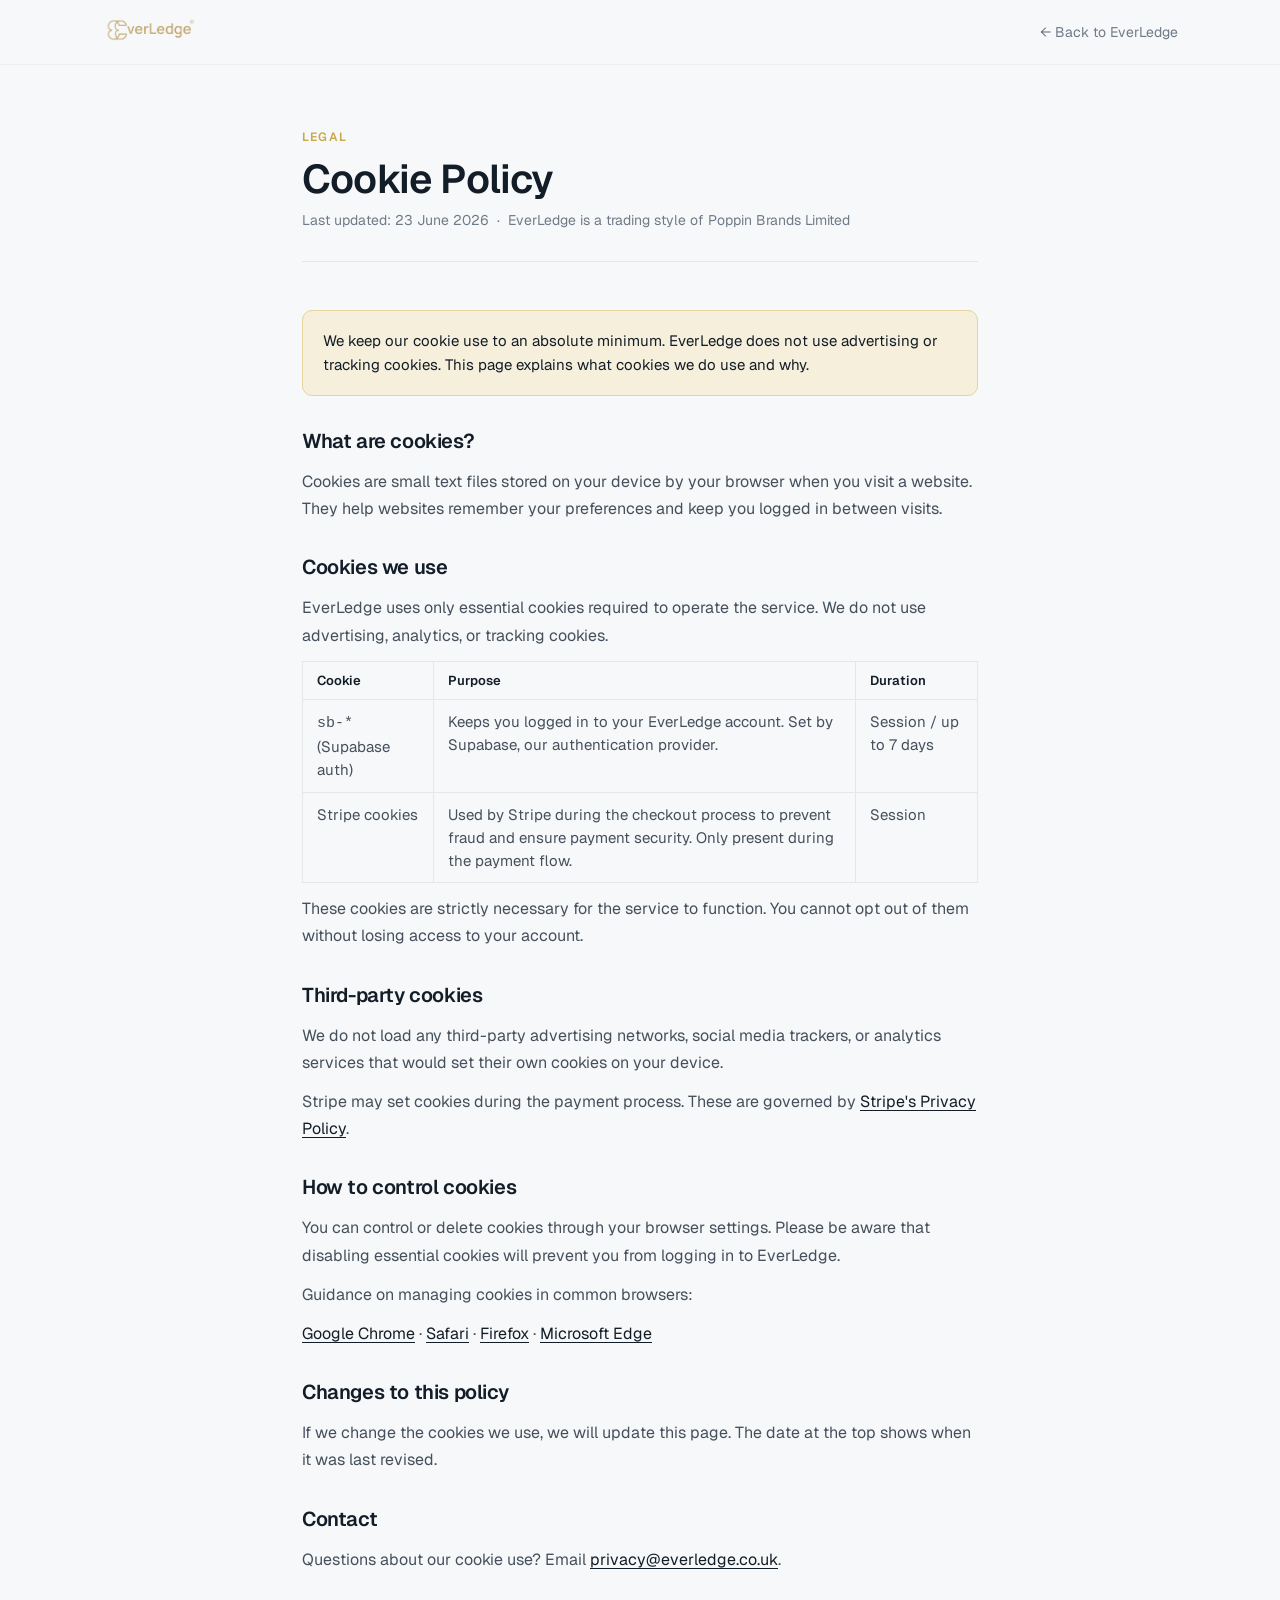
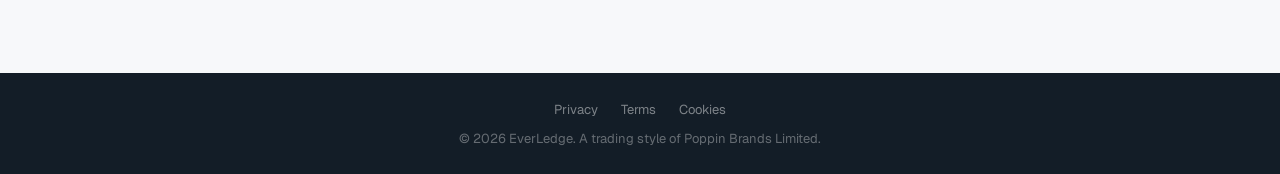
<file: cookies.html>
<!DOCTYPE html>
<html lang="en-GB">
<head>
<meta charset="UTF-8">
<!-- Google tag (gtag.js) -->
<script async src="https://www.googletagmanager.com/gtag/js?id=G-D72S95GJYP"></script>
<script>window.dataLayer=window.dataLayer||[];function gtag(){dataLayer.push(arguments);}gtag("js",new Date());gtag("config","G-D72S95GJYP");</script>
<meta name="viewport" content="width=device-width, initial-scale=1.0">
<title>Cookie Policy — EverLedge</title>
<meta name="robots" content="noindex">
<link rel="icon" type="image/png" href="/assets/EverLedge Fav.png">
<link rel="preconnect" href="https://fonts.googleapis.com">
<link rel="preconnect" href="https://fonts.gstatic.com" crossorigin>
<link href="https://fonts.googleapis.com/css2?family=Geist:wght@400;500;600;700&family=Geist+Mono:wght@400;500&display=swap" rel="stylesheet">
<style>
  :root {
    --m-navy: #131D27; --m-gold: #C9A84C; --m-gold-soft: #F6EFDC; --m-gold-line: #E4D49E;
    --m-paper: #F7F8FA; --m-border: #E4E7EB; --m-border-soft: #EDEFF2;
    --m-ink: #131D27; --m-body: #45505C; --m-muted: #707B88;
    --font-sans: 'Geist', -apple-system, BlinkMacSystemFont, 'Segoe UI', sans-serif;
  }
  *, *::before, *::after { box-sizing: border-box; }
  body { margin: 0; font-family: var(--font-sans); color: var(--m-body); background: var(--m-paper); -webkit-font-smoothing: antialiased; }
  h1, h2 { color: var(--m-ink); margin: 0; letter-spacing: -0.02em; font-weight: 600; }
  p { margin: 0; }
  a { color: var(--m-navy); text-decoration: underline; text-underline-offset: 3px; }
  a:hover { color: var(--m-gold); }

  header.nav { position: sticky; top: 0; z-index: 50; background: rgba(247,248,250,0.92); backdrop-filter: blur(12px); border-bottom: 1px solid var(--m-border-soft); }
  .nav-inner { max-width: 1140px; margin: 0 auto; padding: 0 32px; display: flex; align-items: center; justify-content: space-between; height: 64px; }
  .nav-logo { height: 26px; }
  .nav-back { font-size: 14px; color: var(--m-muted); text-decoration: none; transition: color 160ms; }
  .nav-back:hover { color: var(--m-ink); }

  .page { max-width: 740px; margin: 0 auto; padding: 64px 32px 100px; }
  .page-label { font-size: 12px; font-weight: 600; letter-spacing: 0.1em; text-transform: uppercase; color: var(--m-gold); margin-bottom: 12px; }
  .page h1 { font-size: 40px; line-height: 1.1; margin-bottom: 10px; }
  .page-meta { font-size: 14px; color: var(--m-muted); margin-bottom: 48px; padding-bottom: 32px; border-bottom: 1px solid var(--m-border); }

  .prose { display: flex; flex-direction: column; gap: 32px; }
  .prose-section h2 { font-size: 20px; margin-bottom: 14px; }
  .prose-section p { font-size: 16px; line-height: 1.7; color: var(--m-body); margin-bottom: 12px; }
  .prose-section p:last-child { margin-bottom: 0; }
  .prose-section table { width: 100%; border-collapse: collapse; font-size: 15px; margin: 12px 0; }
  .prose-section th { text-align: left; padding: 10px 14px; background: var(--m-paper); border: 1px solid var(--m-border); font-weight: 600; color: var(--m-ink); font-size: 13px; }
  .prose-section td { padding: 10px 14px; border: 1px solid var(--m-border); vertical-align: top; line-height: 1.55; }
  .callout { background: var(--m-gold-soft); border: 1px solid var(--m-gold-line); border-radius: 10px; padding: 18px 20px; font-size: 15px; line-height: 1.6; color: var(--m-ink); }

  footer { background: var(--m-navy); padding: 28px 32px; text-align: center; font-size: 13px; color: rgba(255,255,255,0.35); }
  footer a { color: rgba(255,255,255,0.45); text-decoration: none; margin: 0 10px; }
  footer a:hover { color: var(--m-gold); }

  @media (max-width: 560px) { .page { padding: 40px 20px 80px; } .page h1 { font-size: 30px; } }
</style>
</head>
<body>
<header class="nav">
  <div class="nav-inner">
    <a href="/"><img src="/assets/everledge-logo-gold.png" alt="EverLedge" class="nav-logo"></a>
    <a href="/" class="nav-back">← Back to EverLedge</a>
  </div>
</header>

<div class="page">
  <div class="page-label">Legal</div>
  <h1>Cookie Policy</h1>
  <p class="page-meta">Last updated: 23 June 2026 &nbsp;·&nbsp; EverLedge is a trading style of Poppin Brands Limited</p>

  <div class="callout">
    We keep our cookie use to an absolute minimum. EverLedge does not use advertising or tracking cookies. This page explains what cookies we do use and why.
  </div>

  <div class="prose" style="margin-top: 32px;">

    <div class="prose-section">
      <h2>What are cookies?</h2>
      <p>Cookies are small text files stored on your device by your browser when you visit a website. They help websites remember your preferences and keep you logged in between visits.</p>
    </div>

    <div class="prose-section">
      <h2>Cookies we use</h2>
      <p>EverLedge uses only essential cookies required to operate the service. We do not use advertising, analytics, or tracking cookies.</p>
      <table>
        <tr>
          <th>Cookie</th>
          <th>Purpose</th>
          <th>Duration</th>
        </tr>
        <tr>
          <td><code>sb-*</code> (Supabase auth)</td>
          <td>Keeps you logged in to your EverLedge account. Set by Supabase, our authentication provider.</td>
          <td>Session / up to 7 days</td>
        </tr>
        <tr>
          <td>Stripe cookies</td>
          <td>Used by Stripe during the checkout process to prevent fraud and ensure payment security. Only present during the payment flow.</td>
          <td>Session</td>
        </tr>
      </table>
      <p>These cookies are strictly necessary for the service to function. You cannot opt out of them without losing access to your account.</p>
    </div>

    <div class="prose-section">
      <h2>Third-party cookies</h2>
      <p>We do not load any third-party advertising networks, social media trackers, or analytics services that would set their own cookies on your device.</p>
      <p>Stripe may set cookies during the payment process. These are governed by <a href="https://stripe.com/gb/privacy" target="_blank" rel="noopener">Stripe's Privacy Policy</a>.</p>
    </div>

    <div class="prose-section">
      <h2>How to control cookies</h2>
      <p>You can control or delete cookies through your browser settings. Please be aware that disabling essential cookies will prevent you from logging in to EverLedge.</p>
      <p>Guidance on managing cookies in common browsers:</p>
      <p>
        <a href="https://support.google.com/chrome/answer/95647" target="_blank" rel="noopener">Google Chrome</a> ·
        <a href="https://support.apple.com/en-gb/guide/safari/sfri11471/mac" target="_blank" rel="noopener">Safari</a> ·
        <a href="https://support.mozilla.org/en-US/kb/cookies-information-websites-store-on-your-computer" target="_blank" rel="noopener">Firefox</a> ·
        <a href="https://support.microsoft.com/en-us/edge/manage-cookies-in-microsoft-edge-view-allow-block-delete-and-use" target="_blank" rel="noopener">Microsoft Edge</a>
      </p>
    </div>

    <div class="prose-section">
      <h2>Changes to this policy</h2>
      <p>If we change the cookies we use, we will update this page. The date at the top shows when it was last revised.</p>
    </div>

    <div class="prose-section">
      <h2>Contact</h2>
      <p>Questions about our cookie use? Email <a href="mailto:privacy@everledge.co.uk">privacy@everledge.co.uk</a>.</p>
    </div>

  </div>
</div>

<footer>
  <a href="/privacy">Privacy</a>
  <a href="/terms">Terms</a>
  <a href="/cookies">Cookies</a>
  <span style="display:block;margin-top:12px;">© 2026 EverLedge. A trading style of Poppin Brands Limited.</span>
</footer>
</body>
</html>
</file>
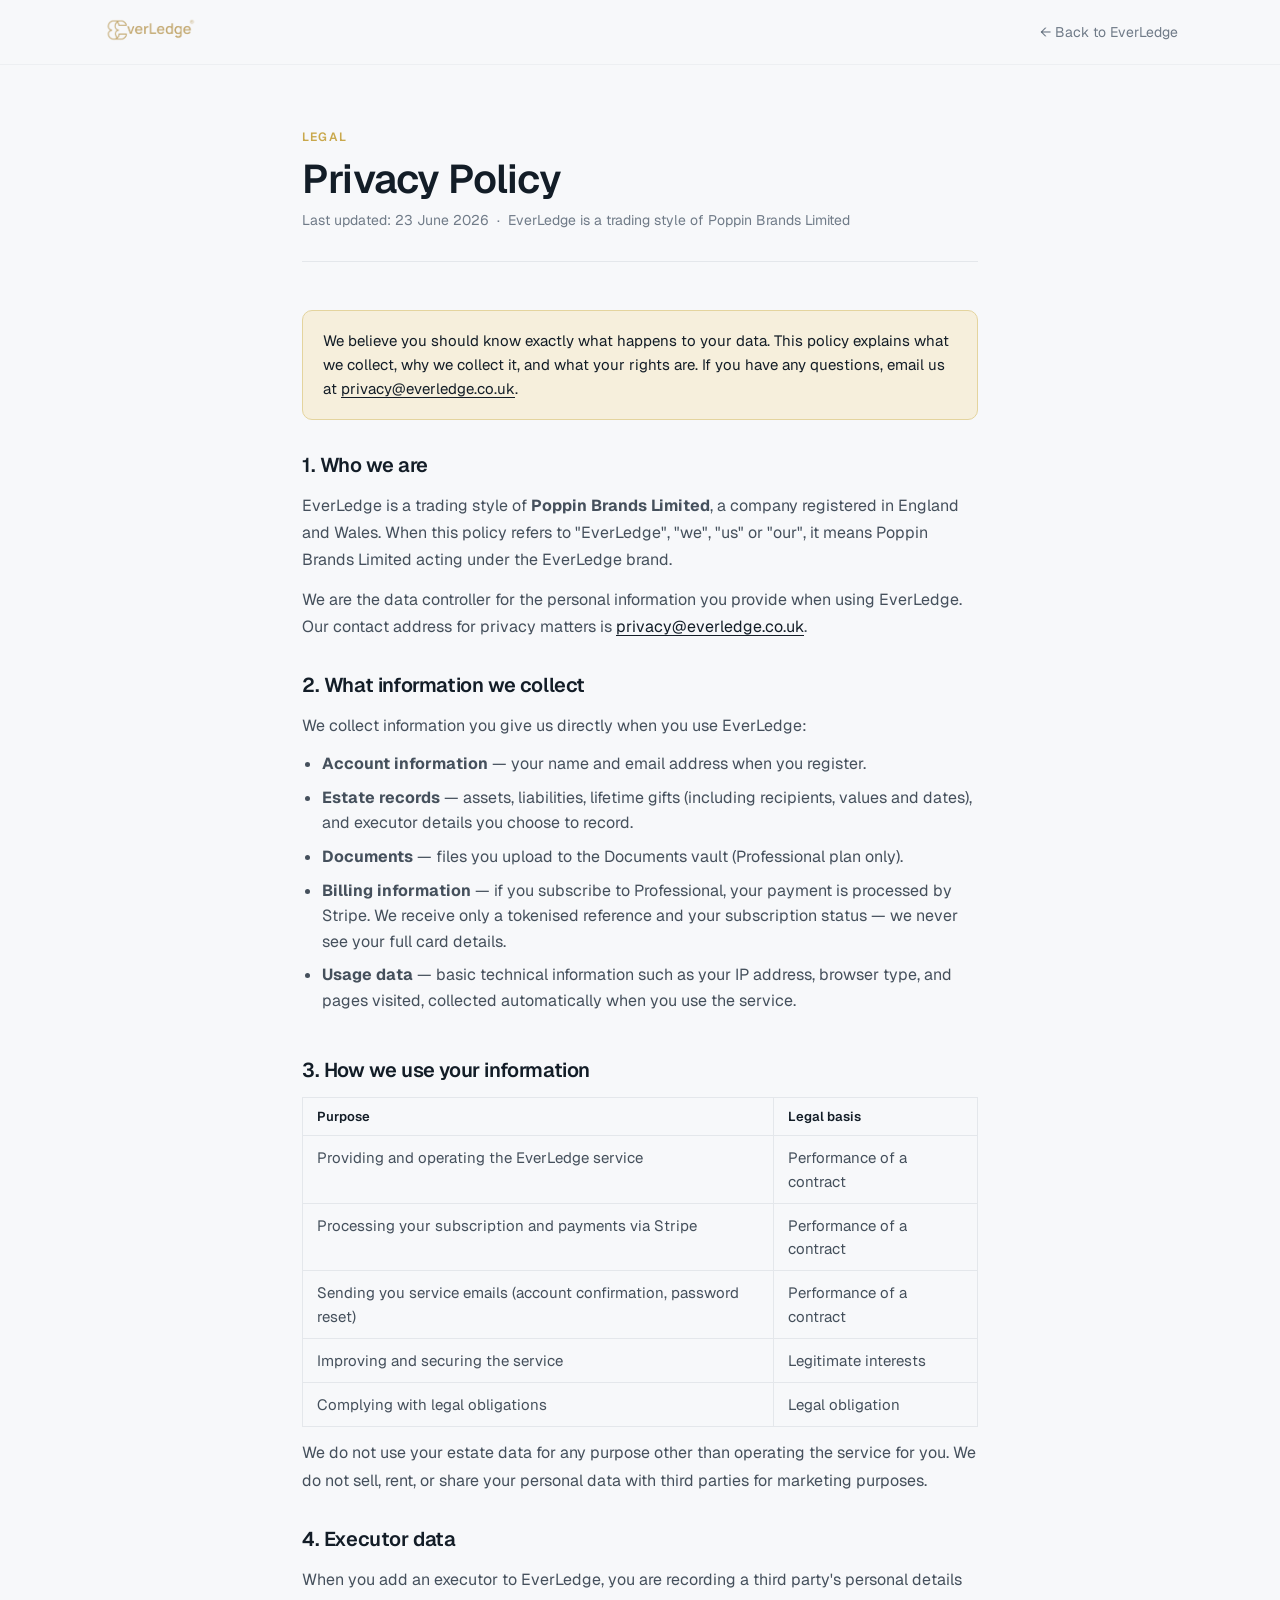
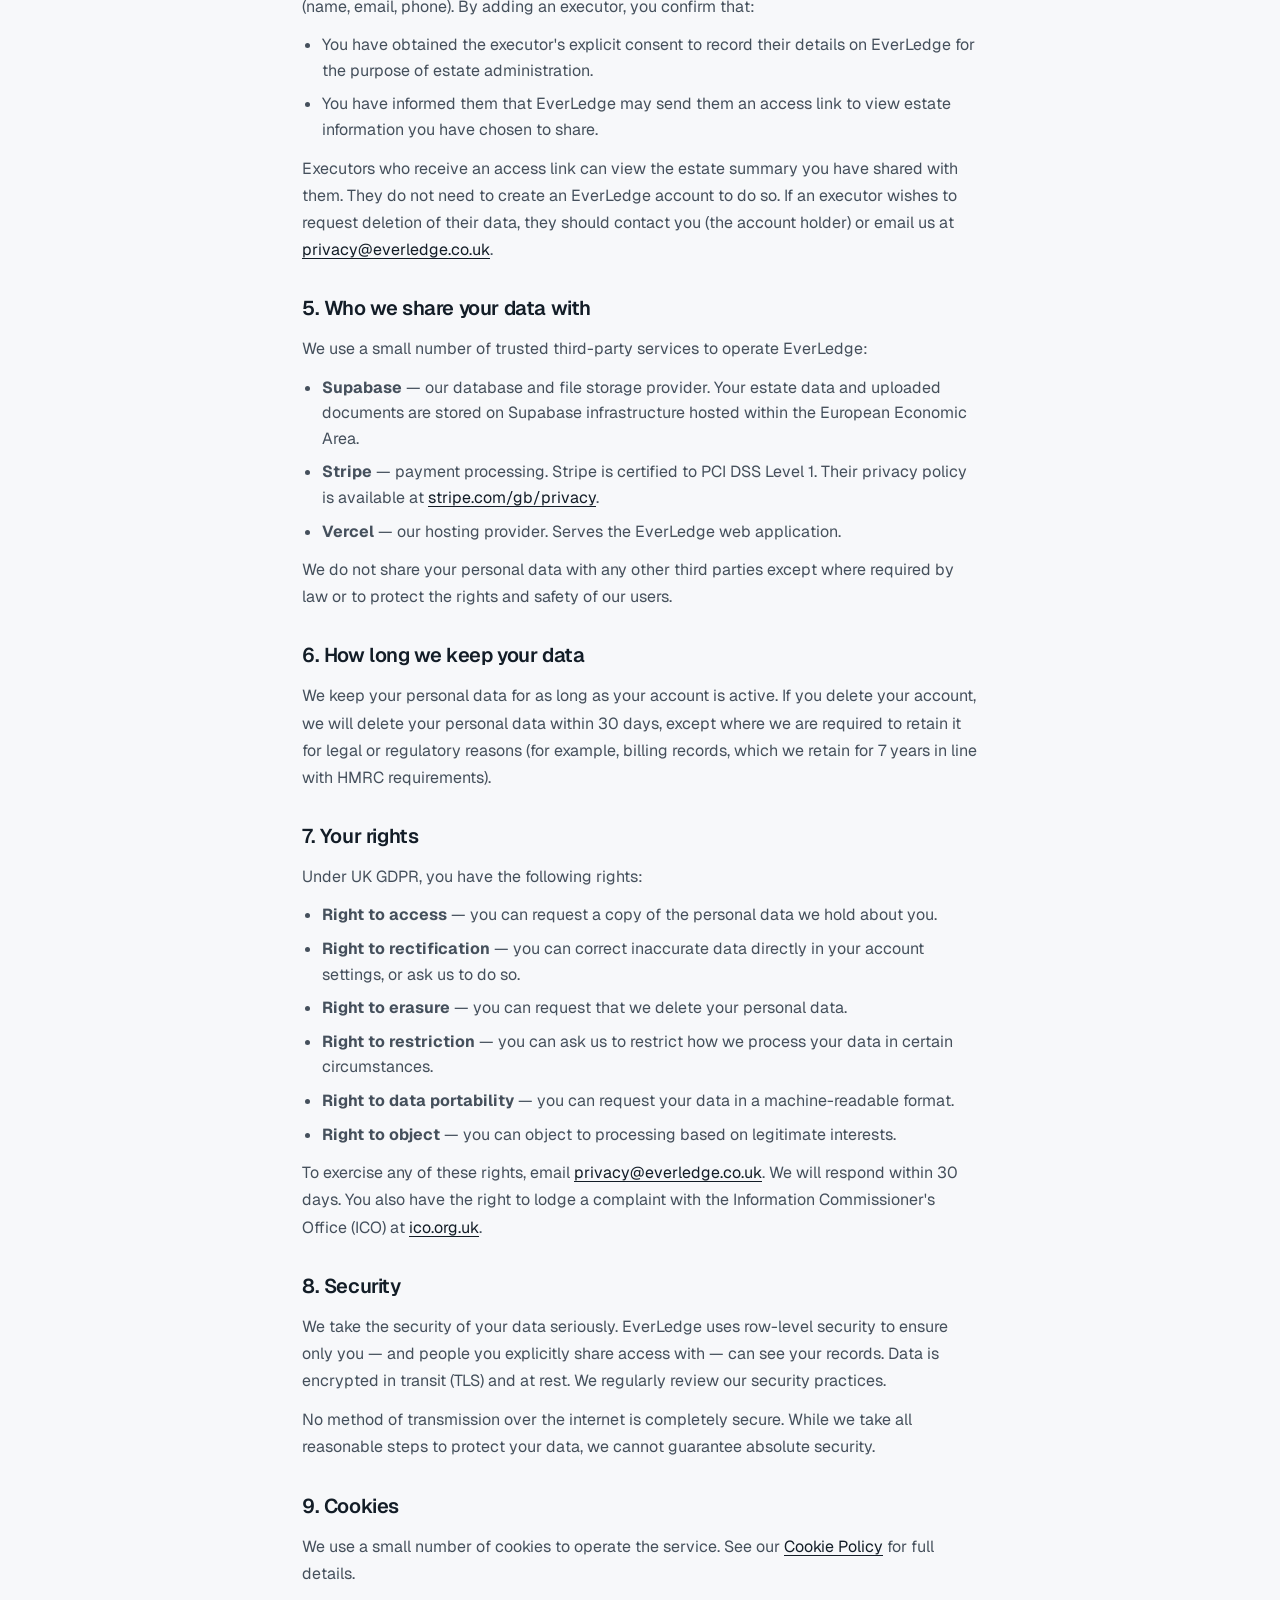
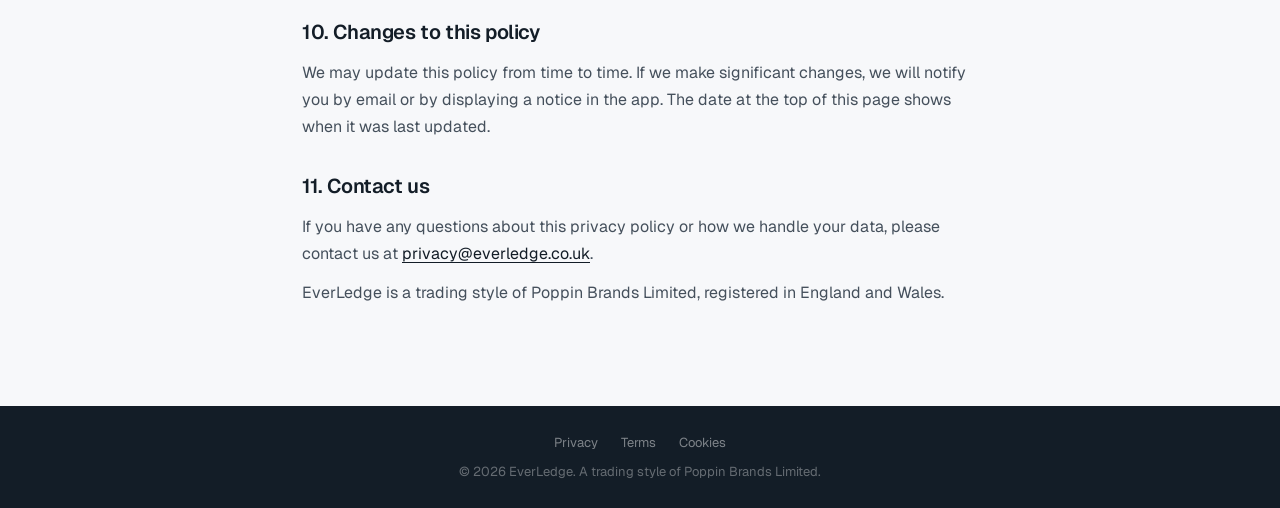
<file: privacy.html>
<!DOCTYPE html>
<html lang="en-GB">
<head>
<meta charset="UTF-8">
<!-- Google tag (gtag.js) -->
<script async src="https://www.googletagmanager.com/gtag/js?id=G-D72S95GJYP"></script>
<script>window.dataLayer=window.dataLayer||[];function gtag(){dataLayer.push(arguments);}gtag("js",new Date());gtag("config","G-D72S95GJYP");</script>
<meta name="viewport" content="width=device-width, initial-scale=1.0">
<title>Privacy Policy — EverLedge</title>
<meta name="robots" content="noindex">
<link rel="icon" type="image/png" href="/assets/EverLedge Fav.png">
<link rel="preconnect" href="https://fonts.googleapis.com">
<link rel="preconnect" href="https://fonts.gstatic.com" crossorigin>
<link href="https://fonts.googleapis.com/css2?family=Geist:wght@400;500;600;700&family=Geist+Mono:wght@400;500&display=swap" rel="stylesheet">
<style>
  :root {
    --m-navy: #131D27; --m-navy-soft: #1A2734; --m-gold: #C9A84C; --m-gold-soft: #F6EFDC;
    --m-gold-line: #E4D49E; --m-paper: #F7F8FA; --m-card: #FFFFFF; --m-border: #E4E7EB;
    --m-border-soft: #EDEFF2; --m-ink: #131D27; --m-body: #45505C; --m-muted: #707B88;
    --m-shadow-sm: 0 1px 3px rgba(19,29,39,.06), 0 1px 2px rgba(19,29,39,.04);
    --ease-standard: cubic-bezier(0.22,0.61,0.36,1);
    --font-sans: 'Geist', -apple-system, BlinkMacSystemFont, 'Segoe UI', sans-serif;
    --font-mono: 'Geist Mono', ui-monospace, 'SF Mono', Menlo, monospace;
  }
  *, *::before, *::after { box-sizing: border-box; }
  html { scroll-behavior: smooth; }
  body { margin: 0; font-family: var(--font-sans); color: var(--m-body); background: var(--m-paper); -webkit-font-smoothing: antialiased; }
  h1, h2, h3, h4 { color: var(--m-ink); margin: 0; letter-spacing: -0.02em; font-weight: 600; }
  p { margin: 0; }
  a { color: var(--m-navy); text-decoration: underline; text-underline-offset: 3px; }
  a:hover { color: var(--m-gold); }

  header.nav {
    position: sticky; top: 0; z-index: 50;
    background: rgba(247,248,250,0.92); backdrop-filter: blur(12px);
    border-bottom: 1px solid var(--m-border-soft);
  }
  .nav-inner { max-width: 1140px; margin: 0 auto; padding: 0 32px; display: flex; align-items: center; justify-content: space-between; height: 64px; }
  .nav-logo { height: 26px; width: auto; }
  .nav-back { font-size: 14px; color: var(--m-muted); text-decoration: none; display: flex; align-items: center; gap: 6px; transition: color 160ms; }
  .nav-back:hover { color: var(--m-ink); }

  .page { max-width: 740px; margin: 0 auto; padding: 64px 32px 100px; }
  .page-label { font-size: 12px; font-weight: 600; letter-spacing: 0.1em; text-transform: uppercase; color: var(--m-gold); margin-bottom: 12px; }
  .page h1 { font-size: 40px; line-height: 1.1; margin-bottom: 10px; }
  .page-meta { font-size: 14px; color: var(--m-muted); margin-bottom: 48px; padding-bottom: 32px; border-bottom: 1px solid var(--m-border); }

  .prose { display: flex; flex-direction: column; gap: 32px; }
  .prose-section h2 { font-size: 20px; margin-bottom: 14px; }
  .prose-section p { font-size: 16px; line-height: 1.7; color: var(--m-body); margin-bottom: 12px; }
  .prose-section p:last-child { margin-bottom: 0; }
  .prose-section ul { margin: 12px 0; padding-left: 20px; display: flex; flex-direction: column; gap: 8px; }
  .prose-section ul li { font-size: 16px; line-height: 1.6; color: var(--m-body); }
  .prose-section table { width: 100%; border-collapse: collapse; font-size: 15px; margin: 12px 0; }
  .prose-section th { text-align: left; padding: 10px 14px; background: var(--m-paper); border: 1px solid var(--m-border); font-weight: 600; color: var(--m-ink); font-size: 13px; }
  .prose-section td { padding: 10px 14px; border: 1px solid var(--m-border); vertical-align: top; line-height: 1.55; }

  .callout { background: var(--m-gold-soft); border: 1px solid var(--m-gold-line); border-radius: 10px; padding: 18px 20px; font-size: 15px; line-height: 1.6; color: var(--m-ink); }

  footer { background: var(--m-navy); padding: 28px 32px; text-align: center; font-size: 13px; color: rgba(255,255,255,0.35); }
  footer a { color: rgba(255,255,255,0.45); text-decoration: none; margin: 0 10px; }
  footer a:hover { color: var(--m-gold); }

  @media (max-width: 560px) { .page { padding: 40px 20px 80px; } .page h1 { font-size: 30px; } }
</style>
</head>
<body>
<header class="nav">
  <div class="nav-inner">
    <a href="/"><img src="/assets/everledge-logo-gold.png" alt="EverLedge" class="nav-logo"></a>
    <a href="/" class="nav-back">← Back to EverLedge</a>
  </div>
</header>

<div class="page">
  <div class="page-label">Legal</div>
  <h1>Privacy Policy</h1>
  <p class="page-meta">Last updated: 23 June 2026 &nbsp;·&nbsp; EverLedge is a trading style of Poppin Brands Limited</p>

  <div class="callout">
    We believe you should know exactly what happens to your data. This policy explains what we collect, why we collect it, and what your rights are. If you have any questions, email us at <a href="mailto:privacy@everledge.co.uk">privacy@everledge.co.uk</a>.
  </div>

  <div class="prose" style="margin-top: 32px;">

    <div class="prose-section">
      <h2>1. Who we are</h2>
      <p>EverLedge is a trading style of <strong>Poppin Brands Limited</strong>, a company registered in England and Wales. When this policy refers to "EverLedge", "we", "us" or "our", it means Poppin Brands Limited acting under the EverLedge brand.</p>
      <p>We are the data controller for the personal information you provide when using EverLedge. Our contact address for privacy matters is <a href="mailto:privacy@everledge.co.uk">privacy@everledge.co.uk</a>.</p>
    </div>

    <div class="prose-section">
      <h2>2. What information we collect</h2>
      <p>We collect information you give us directly when you use EverLedge:</p>
      <ul>
        <li><strong>Account information</strong> — your name and email address when you register.</li>
        <li><strong>Estate records</strong> — assets, liabilities, lifetime gifts (including recipients, values and dates), and executor details you choose to record.</li>
        <li><strong>Documents</strong> — files you upload to the Documents vault (Professional plan only).</li>
        <li><strong>Billing information</strong> — if you subscribe to Professional, your payment is processed by Stripe. We receive only a tokenised reference and your subscription status — we never see your full card details.</li>
        <li><strong>Usage data</strong> — basic technical information such as your IP address, browser type, and pages visited, collected automatically when you use the service.</li>
      </ul>
    </div>

    <div class="prose-section">
      <h2>3. How we use your information</h2>
      <table>
        <tr><th>Purpose</th><th>Legal basis</th></tr>
        <tr><td>Providing and operating the EverLedge service</td><td>Performance of a contract</td></tr>
        <tr><td>Processing your subscription and payments via Stripe</td><td>Performance of a contract</td></tr>
        <tr><td>Sending you service emails (account confirmation, password reset)</td><td>Performance of a contract</td></tr>
        <tr><td>Improving and securing the service</td><td>Legitimate interests</td></tr>
        <tr><td>Complying with legal obligations</td><td>Legal obligation</td></tr>
      </table>
      <p>We do not use your estate data for any purpose other than operating the service for you. We do not sell, rent, or share your personal data with third parties for marketing purposes.</p>
    </div>

    <div class="prose-section">
      <h2>4. Executor data</h2>
      <p>When you add an executor to EverLedge, you are recording a third party's personal details (name, email, phone). By adding an executor, you confirm that:</p>
      <ul>
        <li>You have obtained the executor's explicit consent to record their details on EverLedge for the purpose of estate administration.</li>
        <li>You have informed them that EverLedge may send them an access link to view estate information you have chosen to share.</li>
      </ul>
      <p>Executors who receive an access link can view the estate summary you have shared with them. They do not need to create an EverLedge account to do so. If an executor wishes to request deletion of their data, they should contact you (the account holder) or email us at <a href="mailto:privacy@everledge.co.uk">privacy@everledge.co.uk</a>.</p>
    </div>

    <div class="prose-section">
      <h2>5. Who we share your data with</h2>
      <p>We use a small number of trusted third-party services to operate EverLedge:</p>
      <ul>
        <li><strong>Supabase</strong> — our database and file storage provider. Your estate data and uploaded documents are stored on Supabase infrastructure hosted within the European Economic Area.</li>
        <li><strong>Stripe</strong> — payment processing. Stripe is certified to PCI DSS Level 1. Their privacy policy is available at <a href="https://stripe.com/gb/privacy" target="_blank" rel="noopener">stripe.com/gb/privacy</a>.</li>
        <li><strong>Vercel</strong> — our hosting provider. Serves the EverLedge web application.</li>
      </ul>
      <p>We do not share your personal data with any other third parties except where required by law or to protect the rights and safety of our users.</p>
    </div>

    <div class="prose-section">
      <h2>6. How long we keep your data</h2>
      <p>We keep your personal data for as long as your account is active. If you delete your account, we will delete your personal data within 30 days, except where we are required to retain it for legal or regulatory reasons (for example, billing records, which we retain for 7 years in line with HMRC requirements).</p>
    </div>

    <div class="prose-section">
      <h2>7. Your rights</h2>
      <p>Under UK GDPR, you have the following rights:</p>
      <ul>
        <li><strong>Right to access</strong> — you can request a copy of the personal data we hold about you.</li>
        <li><strong>Right to rectification</strong> — you can correct inaccurate data directly in your account settings, or ask us to do so.</li>
        <li><strong>Right to erasure</strong> — you can request that we delete your personal data.</li>
        <li><strong>Right to restriction</strong> — you can ask us to restrict how we process your data in certain circumstances.</li>
        <li><strong>Right to data portability</strong> — you can request your data in a machine-readable format.</li>
        <li><strong>Right to object</strong> — you can object to processing based on legitimate interests.</li>
      </ul>
      <p>To exercise any of these rights, email <a href="mailto:privacy@everledge.co.uk">privacy@everledge.co.uk</a>. We will respond within 30 days. You also have the right to lodge a complaint with the Information Commissioner's Office (ICO) at <a href="https://ico.org.uk" target="_blank" rel="noopener">ico.org.uk</a>.</p>
    </div>

    <div class="prose-section">
      <h2>8. Security</h2>
      <p>We take the security of your data seriously. EverLedge uses row-level security to ensure only you — and people you explicitly share access with — can see your records. Data is encrypted in transit (TLS) and at rest. We regularly review our security practices.</p>
      <p>No method of transmission over the internet is completely secure. While we take all reasonable steps to protect your data, we cannot guarantee absolute security.</p>
    </div>

    <div class="prose-section">
      <h2>9. Cookies</h2>
      <p>We use a small number of cookies to operate the service. See our <a href="/cookies">Cookie Policy</a> for full details.</p>
    </div>

    <div class="prose-section">
      <h2>10. Changes to this policy</h2>
      <p>We may update this policy from time to time. If we make significant changes, we will notify you by email or by displaying a notice in the app. The date at the top of this page shows when it was last updated.</p>
    </div>

    <div class="prose-section">
      <h2>11. Contact us</h2>
      <p>If you have any questions about this privacy policy or how we handle your data, please contact us at <a href="mailto:privacy@everledge.co.uk">privacy@everledge.co.uk</a>.</p>
      <p>EverLedge is a trading style of Poppin Brands Limited, registered in England and Wales.</p>
    </div>

  </div>
</div>

<footer>
  <a href="/privacy">Privacy</a>
  <a href="/terms">Terms</a>
  <a href="/cookies">Cookies</a>
  <span style="display:block;margin-top:12px;">© 2026 EverLedge. A trading style of Poppin Brands Limited.</span>
</footer>
</body>
</html>
</file>
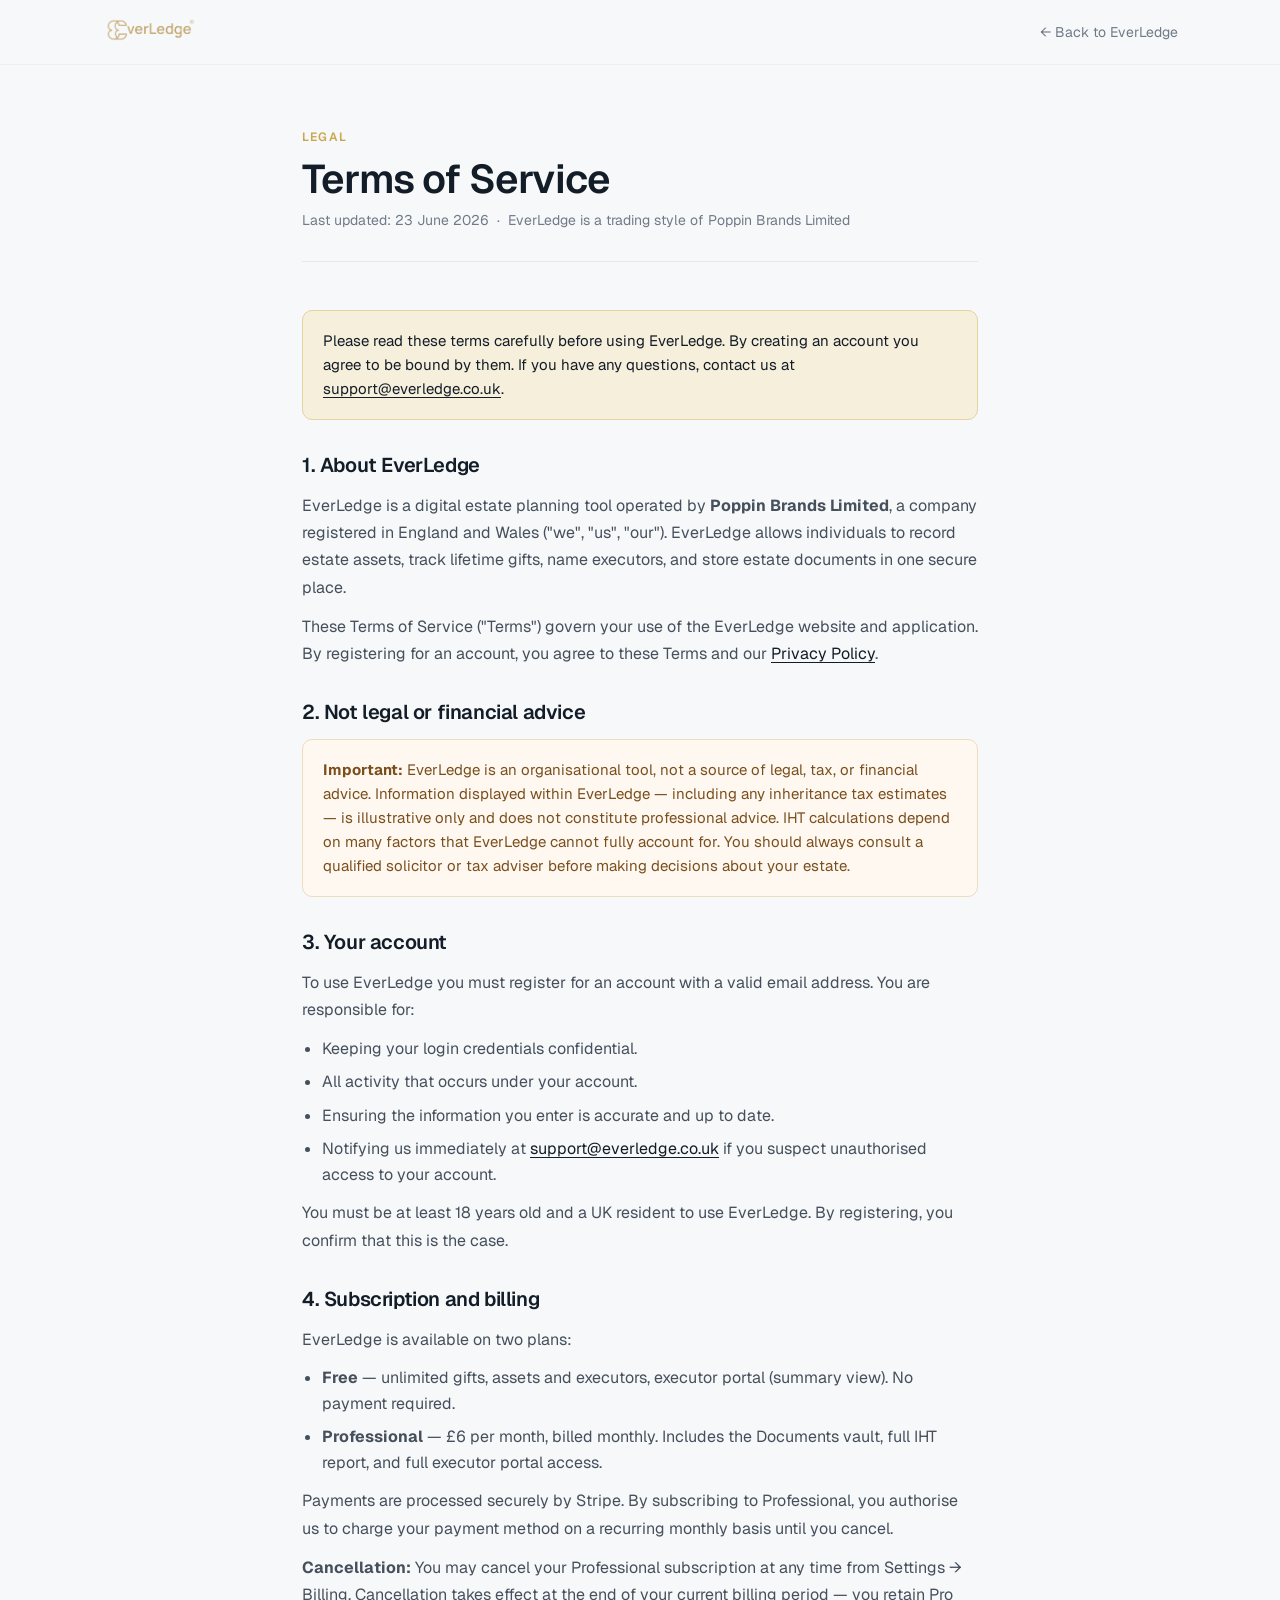
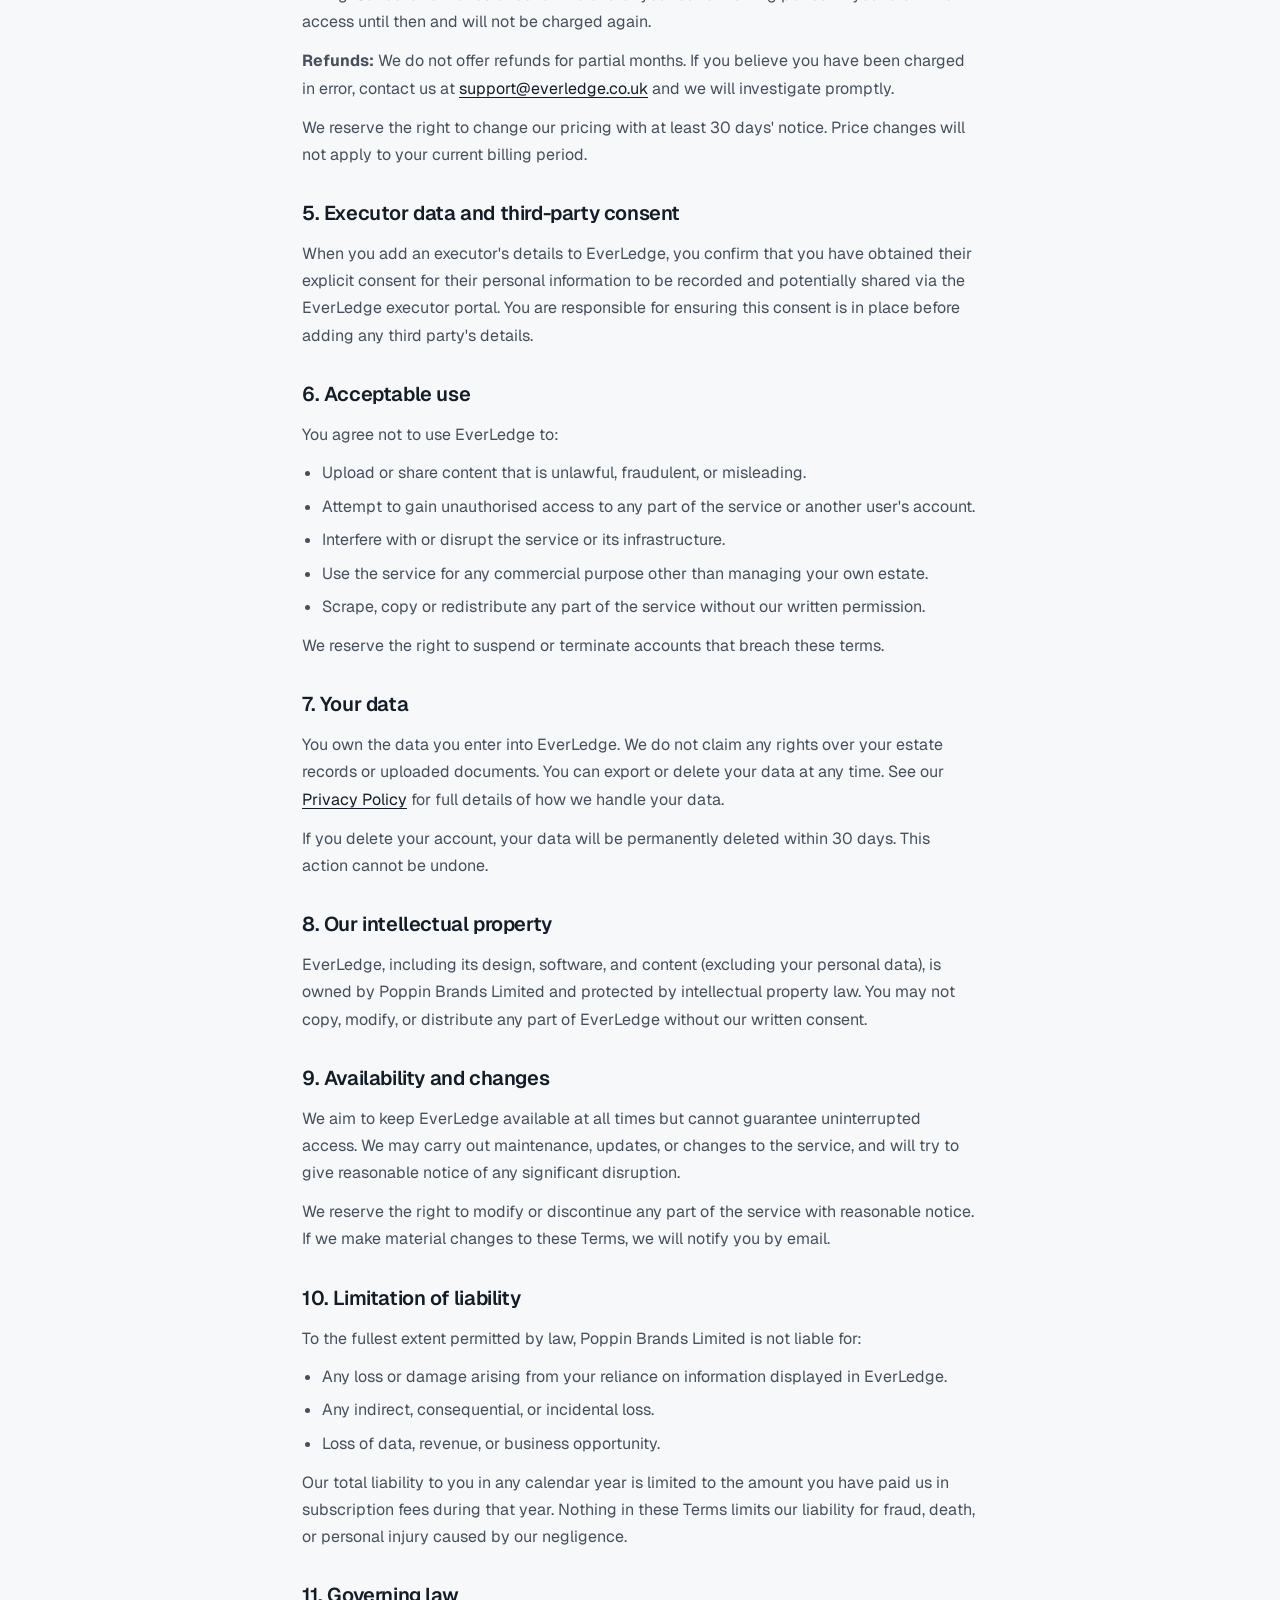
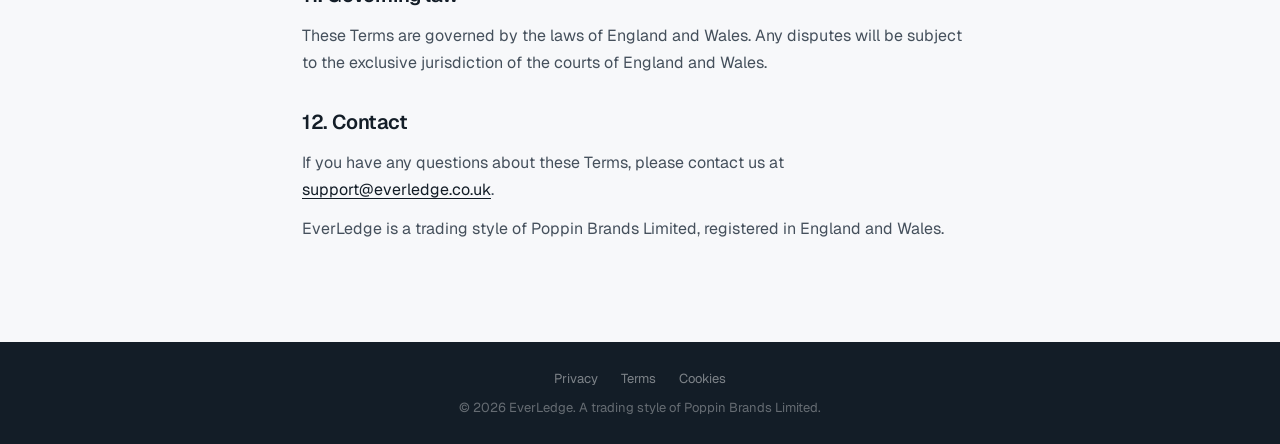
<file: terms.html>
<!DOCTYPE html>
<html lang="en-GB">
<head>
<meta charset="UTF-8">
<!-- Google tag (gtag.js) -->
<script async src="https://www.googletagmanager.com/gtag/js?id=G-D72S95GJYP"></script>
<script>window.dataLayer=window.dataLayer||[];function gtag(){dataLayer.push(arguments);}gtag("js",new Date());gtag("config","G-D72S95GJYP");</script>
<meta name="viewport" content="width=device-width, initial-scale=1.0">
<title>Terms of Service — EverLedge</title>
<meta name="robots" content="noindex">
<link rel="icon" type="image/png" href="/assets/EverLedge Fav.png">
<link rel="preconnect" href="https://fonts.googleapis.com">
<link rel="preconnect" href="https://fonts.gstatic.com" crossorigin>
<link href="https://fonts.googleapis.com/css2?family=Geist:wght@400;500;600;700&family=Geist+Mono:wght@400;500&display=swap" rel="stylesheet">
<style>
  :root {
    --m-navy: #131D27; --m-navy-soft: #1A2734; --m-gold: #C9A84C; --m-gold-soft: #F6EFDC;
    --m-gold-line: #E4D49E; --m-paper: #F7F8FA; --m-card: #FFFFFF; --m-border: #E4E7EB;
    --m-border-soft: #EDEFF2; --m-ink: #131D27; --m-body: #45505C; --m-muted: #707B88;
    --font-sans: 'Geist', -apple-system, BlinkMacSystemFont, 'Segoe UI', sans-serif;
    --font-mono: 'Geist Mono', ui-monospace, 'SF Mono', Menlo, monospace;
  }
  *, *::before, *::after { box-sizing: border-box; }
  html { scroll-behavior: smooth; }
  body { margin: 0; font-family: var(--font-sans); color: var(--m-body); background: var(--m-paper); -webkit-font-smoothing: antialiased; }
  h1, h2, h3 { color: var(--m-ink); margin: 0; letter-spacing: -0.02em; font-weight: 600; }
  p { margin: 0; }
  a { color: var(--m-navy); text-decoration: underline; text-underline-offset: 3px; }
  a:hover { color: var(--m-gold); }

  header.nav { position: sticky; top: 0; z-index: 50; background: rgba(247,248,250,0.92); backdrop-filter: blur(12px); border-bottom: 1px solid var(--m-border-soft); }
  .nav-inner { max-width: 1140px; margin: 0 auto; padding: 0 32px; display: flex; align-items: center; justify-content: space-between; height: 64px; }
  .nav-logo { height: 26px; width: auto; }
  .nav-back { font-size: 14px; color: var(--m-muted); text-decoration: none; display: flex; align-items: center; gap: 6px; transition: color 160ms; }
  .nav-back:hover { color: var(--m-ink); }

  .page { max-width: 740px; margin: 0 auto; padding: 64px 32px 100px; }
  .page-label { font-size: 12px; font-weight: 600; letter-spacing: 0.1em; text-transform: uppercase; color: var(--m-gold); margin-bottom: 12px; }
  .page h1 { font-size: 40px; line-height: 1.1; margin-bottom: 10px; }
  .page-meta { font-size: 14px; color: var(--m-muted); margin-bottom: 48px; padding-bottom: 32px; border-bottom: 1px solid var(--m-border); }

  .prose { display: flex; flex-direction: column; gap: 32px; }
  .prose-section h2 { font-size: 20px; margin-bottom: 14px; }
  .prose-section p { font-size: 16px; line-height: 1.7; color: var(--m-body); margin-bottom: 12px; }
  .prose-section p:last-child { margin-bottom: 0; }
  .prose-section ul { margin: 12px 0; padding-left: 20px; display: flex; flex-direction: column; gap: 8px; }
  .prose-section ul li { font-size: 16px; line-height: 1.6; color: var(--m-body); }

  .callout { background: var(--m-gold-soft); border: 1px solid var(--m-gold-line); border-radius: 10px; padding: 18px 20px; font-size: 15px; line-height: 1.6; color: var(--m-ink); }
  .warning { background: #FFF8F0; border: 1px solid #EEDCBE; border-radius: 10px; padding: 18px 20px; font-size: 15px; line-height: 1.6; color: #7A4F1E; }

  footer { background: var(--m-navy); padding: 28px 32px; text-align: center; font-size: 13px; color: rgba(255,255,255,0.35); }
  footer a { color: rgba(255,255,255,0.45); text-decoration: none; margin: 0 10px; }
  footer a:hover { color: var(--m-gold); }

  @media (max-width: 560px) { .page { padding: 40px 20px 80px; } .page h1 { font-size: 30px; } }
</style>
</head>
<body>
<header class="nav">
  <div class="nav-inner">
    <a href="/"><img src="/assets/everledge-logo-gold.png" alt="EverLedge" class="nav-logo"></a>
    <a href="/" class="nav-back">← Back to EverLedge</a>
  </div>
</header>

<div class="page">
  <div class="page-label">Legal</div>
  <h1>Terms of Service</h1>
  <p class="page-meta">Last updated: 23 June 2026 &nbsp;·&nbsp; EverLedge is a trading style of Poppin Brands Limited</p>

  <div class="callout">
    Please read these terms carefully before using EverLedge. By creating an account you agree to be bound by them. If you have any questions, contact us at <a href="mailto:support@everledge.co.uk">support@everledge.co.uk</a>.
  </div>

  <div class="prose" style="margin-top: 32px;">

    <div class="prose-section">
      <h2>1. About EverLedge</h2>
      <p>EverLedge is a digital estate planning tool operated by <strong>Poppin Brands Limited</strong>, a company registered in England and Wales ("we", "us", "our"). EverLedge allows individuals to record estate assets, track lifetime gifts, name executors, and store estate documents in one secure place.</p>
      <p>These Terms of Service ("Terms") govern your use of the EverLedge website and application. By registering for an account, you agree to these Terms and our <a href="/privacy">Privacy Policy</a>.</p>
    </div>

    <div class="prose-section">
      <h2>2. Not legal or financial advice</h2>
      <div class="warning">
        <strong>Important:</strong> EverLedge is an organisational tool, not a source of legal, tax, or financial advice. Information displayed within EverLedge — including any inheritance tax estimates — is illustrative only and does not constitute professional advice. IHT calculations depend on many factors that EverLedge cannot fully account for. You should always consult a qualified solicitor or tax adviser before making decisions about your estate.
      </div>
    </div>

    <div class="prose-section">
      <h2>3. Your account</h2>
      <p>To use EverLedge you must register for an account with a valid email address. You are responsible for:</p>
      <ul>
        <li>Keeping your login credentials confidential.</li>
        <li>All activity that occurs under your account.</li>
        <li>Ensuring the information you enter is accurate and up to date.</li>
        <li>Notifying us immediately at <a href="mailto:support@everledge.co.uk">support@everledge.co.uk</a> if you suspect unauthorised access to your account.</li>
      </ul>
      <p>You must be at least 18 years old and a UK resident to use EverLedge. By registering, you confirm that this is the case.</p>
    </div>

    <div class="prose-section">
      <h2>4. Subscription and billing</h2>
      <p>EverLedge is available on two plans:</p>
      <ul>
        <li><strong>Free</strong> — unlimited gifts, assets and executors, executor portal (summary view). No payment required.</li>
        <li><strong>Professional</strong> — £6 per month, billed monthly. Includes the Documents vault, full IHT report, and full executor portal access.</li>
      </ul>
      <p>Payments are processed securely by Stripe. By subscribing to Professional, you authorise us to charge your payment method on a recurring monthly basis until you cancel.</p>
      <p><strong>Cancellation:</strong> You may cancel your Professional subscription at any time from Settings → Billing. Cancellation takes effect at the end of your current billing period — you retain Pro access until then and will not be charged again.</p>
      <p><strong>Refunds:</strong> We do not offer refunds for partial months. If you believe you have been charged in error, contact us at <a href="mailto:support@everledge.co.uk">support@everledge.co.uk</a> and we will investigate promptly.</p>
      <p>We reserve the right to change our pricing with at least 30 days' notice. Price changes will not apply to your current billing period.</p>
    </div>

    <div class="prose-section">
      <h2>5. Executor data and third-party consent</h2>
      <p>When you add an executor's details to EverLedge, you confirm that you have obtained their explicit consent for their personal information to be recorded and potentially shared via the EverLedge executor portal. You are responsible for ensuring this consent is in place before adding any third party's details.</p>
    </div>

    <div class="prose-section">
      <h2>6. Acceptable use</h2>
      <p>You agree not to use EverLedge to:</p>
      <ul>
        <li>Upload or share content that is unlawful, fraudulent, or misleading.</li>
        <li>Attempt to gain unauthorised access to any part of the service or another user's account.</li>
        <li>Interfere with or disrupt the service or its infrastructure.</li>
        <li>Use the service for any commercial purpose other than managing your own estate.</li>
        <li>Scrape, copy or redistribute any part of the service without our written permission.</li>
      </ul>
      <p>We reserve the right to suspend or terminate accounts that breach these terms.</p>
    </div>

    <div class="prose-section">
      <h2>7. Your data</h2>
      <p>You own the data you enter into EverLedge. We do not claim any rights over your estate records or uploaded documents. You can export or delete your data at any time. See our <a href="/privacy">Privacy Policy</a> for full details of how we handle your data.</p>
      <p>If you delete your account, your data will be permanently deleted within 30 days. This action cannot be undone.</p>
    </div>

    <div class="prose-section">
      <h2>8. Our intellectual property</h2>
      <p>EverLedge, including its design, software, and content (excluding your personal data), is owned by Poppin Brands Limited and protected by intellectual property law. You may not copy, modify, or distribute any part of EverLedge without our written consent.</p>
    </div>

    <div class="prose-section">
      <h2>9. Availability and changes</h2>
      <p>We aim to keep EverLedge available at all times but cannot guarantee uninterrupted access. We may carry out maintenance, updates, or changes to the service, and will try to give reasonable notice of any significant disruption.</p>
      <p>We reserve the right to modify or discontinue any part of the service with reasonable notice. If we make material changes to these Terms, we will notify you by email.</p>
    </div>

    <div class="prose-section">
      <h2>10. Limitation of liability</h2>
      <p>To the fullest extent permitted by law, Poppin Brands Limited is not liable for:</p>
      <ul>
        <li>Any loss or damage arising from your reliance on information displayed in EverLedge.</li>
        <li>Any indirect, consequential, or incidental loss.</li>
        <li>Loss of data, revenue, or business opportunity.</li>
      </ul>
      <p>Our total liability to you in any calendar year is limited to the amount you have paid us in subscription fees during that year. Nothing in these Terms limits our liability for fraud, death, or personal injury caused by our negligence.</p>
    </div>

    <div class="prose-section">
      <h2>11. Governing law</h2>
      <p>These Terms are governed by the laws of England and Wales. Any disputes will be subject to the exclusive jurisdiction of the courts of England and Wales.</p>
    </div>

    <div class="prose-section">
      <h2>12. Contact</h2>
      <p>If you have any questions about these Terms, please contact us at <a href="mailto:support@everledge.co.uk">support@everledge.co.uk</a>.</p>
      <p>EverLedge is a trading style of Poppin Brands Limited, registered in England and Wales.</p>
    </div>

  </div>
</div>

<footer>
  <a href="/privacy">Privacy</a>
  <a href="/terms">Terms</a>
  <a href="/cookies">Cookies</a>
  <span style="display:block;margin-top:12px;">© 2026 EverLedge. A trading style of Poppin Brands Limited.</span>
</footer>
</body>
</html>
</file>
